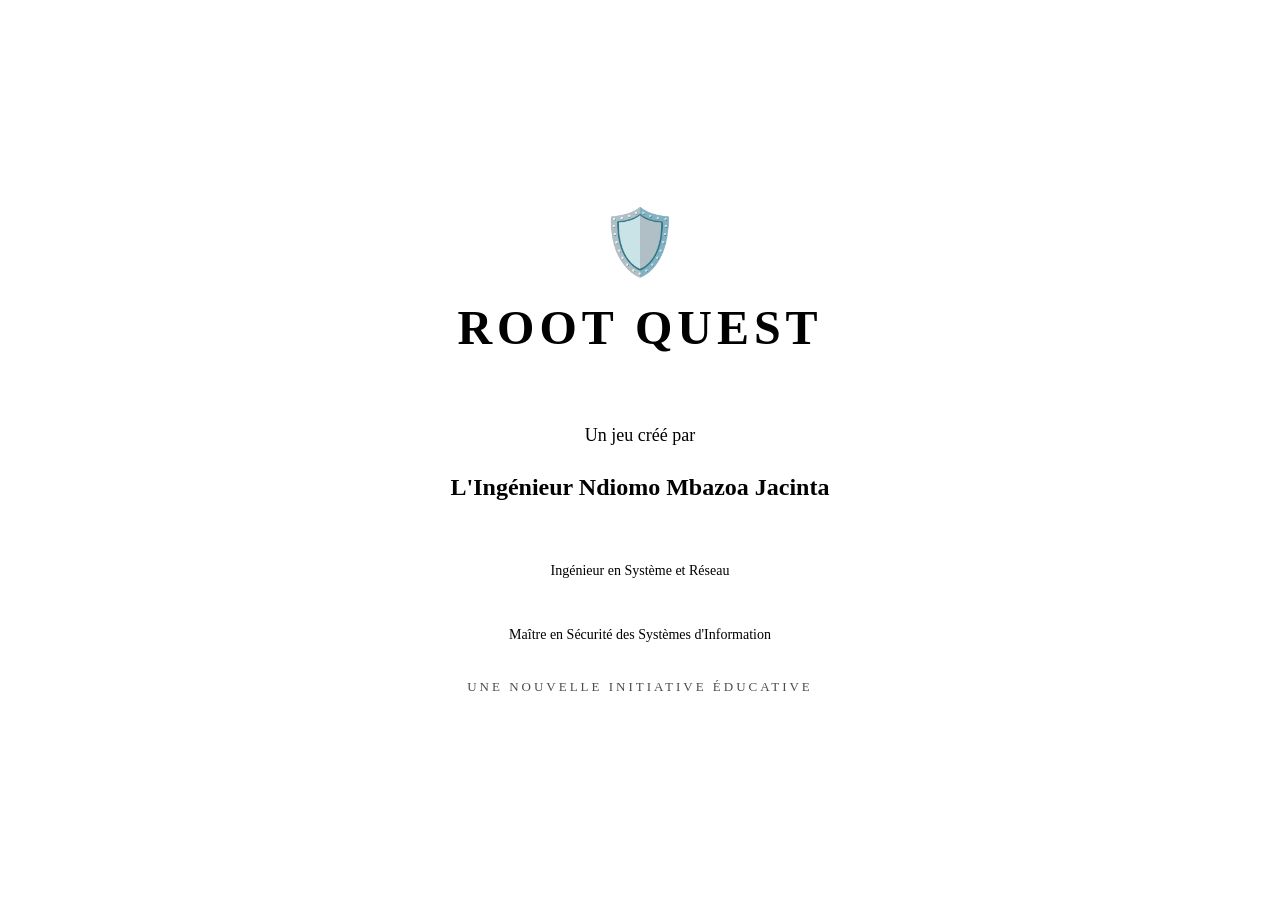
<file: index.html>
<!DOCTYPE html>
<html lang="fr">
<head>
    <meta charset="UTF-8">
    <meta name="viewport" content="width=device-width, initial-scale=1.0">
    <title>Root Quest</title>
    <link rel="stylesheet" href="css/style.css">
    <link href="https://fonts.googleapis.com/css2?family=Orbitron:wght@400;700;900&family=Rajdhani:wght@400;600;700&display=swap" rel="stylesheet">
<base target="_blank">
</head>
<body>

<!-- ==================== ÉCRAN 1 : CRÉDIT CRÉATEUR ==================== -->
<div id="screen-creator" class="fullscreen-screen active">
    <div class="creator-content">
        <div class="creator-icon">🛡️</div>
        <div class="creator-title">ROOT QUEST</div>
        <div class="creator-line"></div>
        <div class="creator-text">
            Un jeu créé par<br>
            <span class="creator-name">L'Ingénieur Ndiomo Mbazoa Jacinta</span><br>
            <span class="creator-degree">Ingénieur en Système et Réseau</span><br>
            <span class="creator-degree">Maître en Sécurité des Systèmes d'Information</span>
        </div>
        <div class="creator-sub">Une nouvelle initiative éducative</div>
    </div>
</div>

<!-- ==================== ÉCRAN 2 : CHOIX DU NOM ==================== -->
<div id="screen-name" class="fullscreen-screen">
    <div class="screen-content">
        <div class="screen-icon">👤</div>
        <h2>Bienvenue, Agent</h2>
        <p class="screen-desc">L'O.S.I.R.I.S. a besoin de vous. Mais d'abord, qui êtes-vous ?</p>
        <div class="name-form">
            <input type="text" id="agent-name-input" placeholder="Votre nom d'agent (ex: Sarah, Jean, Alex...)" maxlength="20">
            <div class="gender-choices">
                <button class="gender-btn" onclick="selectGender('M')" id="btn-m">👨 Homme</button>
                <button class="gender-btn" onclick="selectGender('F')" id="btn-f">👩 Femme</button>
                <button class="gender-btn" onclick="selectGender('N')" id="btn-n">🎭 Neutre</button>
            </div>
            <button class="screen-btn" onclick="goToTheme()">Continuer ➜</button>
        </div>
    </div>
</div>

<!-- ==================== ÉCRAN 3 : CHOIX DU THÈME ==================== -->
<div id="screen-theme" class="fullscreen-screen">
    <div class="screen-content">
        <div class="screen-icon">🎨</div>
        <h2>Choisissez Votre Univers</h2>
        <p class="screen-desc">Comment voulez-vous voir le terminal ?</p>
        <div class="themes-grid-big">
            <div class="theme-card" onclick="setTheme('hacker')">
                <div class="theme-preview-box" style="background:#000; border-color:#00ff41;">
                    <div style="color:#00ff41; font-family:monospace; font-size:10px;">$ ls<br><span style="color:#aaa;">fichiers</span></div>
                </div>
                <span class="theme-name">Hacker Classic</span>
                <span class="theme-desc">Le terminal Linux authentique</span>
            </div>
            <div class="theme-card" onclick="setTheme('cyberpunk')">
                <div class="theme-preview-box" style="background:#0a0a1a; border-color:#ff00ff;">
                    <div style="color:#00ffff; font-family:monospace; font-size:10px;">$ ls<br><span style="color:#aaaaff;">fichiers</span></div>
                </div>
                <span class="theme-name">Cyberpunk Neon</span>
                <span class="theme-desc">Futuriste et immersif</span>
            </div>
            <div class="theme-card" onclick="setTheme('pro')">
                <div class="theme-preview-box" style="background:#1a1a2e; border-color:#4a9eff;">
                    <div style="color:#4a9eff; font-family:monospace; font-size:10px;">$ ls<br><span style="color:#a0a0c0;">fichiers</span></div>
                </div>
                <span class="theme-name">Terminal Pro</span>
                <span class="theme-desc">Sobre et professionnel</span>
            </div>
            <div class="theme-card" onclick="setTheme('solarized')">
                <div class="theme-preview-box" style="background:#002b36; border-color:#b58900;">
                    <div style="color:#2aa198; font-family:monospace; font-size:10px;">$ ls<br><span style="color:#839496;">fichiers</span></div>
                </div>
                <span class="theme-name">Solarized Dark</span>
                <span class="theme-desc">Reposant pour les yeux</span>
            </div>
            <div class="theme-card" onclick="setTheme('light')">
                <div class="theme-preview-box" style="background:#f5f5f5; border-color:#333;">
                    <div style="color:#0066cc; font-family:monospace; font-size:10px;">$ ls<br><span style="color:#666;">fichiers</span></div>
                </div>
                <span class="theme-name">Light Mode</span>
                <span class="theme-desc">Accessibilité maximale</span>
            </div>
        </div>
    </div>
</div>

<!-- ==================== ÉCRAN 4 : CINÉMATIQUE ==================== -->
<div id="screen-story" class="fullscreen-screen">
    <div class="cinematic-container">
        <div class="cinematic-date">21 AOÛT 2026 — 03:14 AM</div>
        <div class="cinematic-text" id="story-text"></div>
        <button class="screen-btn skip-btn" onclick="skipStory()">Passer l'intro ⏭</button>
    </div>
</div>

<!-- ==================== ÉCRAN 5 : CARTE SYSTÈME LINUX ==================== -->
<div id="screen-filesystem" class="fullscreen-screen">
    <div class="screen-content wide scrollable">
        <div class="screen-icon">🗺️</div>
        <h2>Carte du Système O.S.I.R.I.S.</h2>
        <p class="screen-desc">Avant de partir en mission, connaissez votre terrain. En Linux, tout est fichier.</p>

        <div class="fs-grid">
            <div class="fs-item">
                <div class="fs-icon">🏛️</div>
                <div class="fs-path">/</div>
                <div class="fs-name">Le Sanctuaire</div>
                <div class="fs-desc">Le point de départ absolu. Tout part d'ici.</div>
            </div>
            <div class="fs-item">
                <div class="fs-icon">🏠</div>
                <div class="fs-path">/home</div>
                <div class="fs-name">Quartiers Résidentiels</div>
                <div class="fs-desc">Votre territoire personnel. Vos fichiers, vos configs.</div>
            </div>
            <div class="fs-item">
                <div class="fs-icon">⚙️</div>
                <div class="fs-path">/etc</div>
                <div class="fs-name">Centre de Commande</div>
                <div class="fs-desc">Configurations système, mots de passe, réseau.</div>
            </div>
            <div class="fs-item">
                <div class="fs-icon">📜</div>
                <div class="fs-path">/var</div>
                <div class="fs-name">Archives Vivantes</div>
                <div class="fs-desc">Logs, mails, bases de données. Ils grandissent sans cesse.</div>
            </div>
            <div class="fs-item">
                <div class="fs-icon">🗑️</div>
                <div class="fs-path">/tmp</div>
                <div class="fs-name">Zone Éphémère</div>
                <div class="fs-desc">Fichiers temporaires. Tout disparaît au redémarrage.</div>
            </div>
            <div class="fs-item">
                <div class="fs-icon">🧰</div>
                <div class="fs-path">/usr</div>
                <div class="fs-name">L'Arsenal</div>
                <div class="fs-desc">Programmes installés, documentation, outils.</div>
            </div>
            <div class="fs-item">
                <div class="fs-icon">⚔️</div>
                <div class="fs-path">/bin</div>
                <div class="fs-name">Armurerie de Base</div>
                <div class="fs-desc">Commandes essentielles disponibles pour tous.</div>
            </div>
            <div class="fs-item">
                <div class="fs-icon">🛡️</div>
                <div class="fs-path">/sbin</div>
                <div class="fs-name">Armurerie d'Élite</div>
                <div class="fs-desc">Commandes d'administration. Réservées au root.</div>
            </div>
            <div class="fs-item">
                <div class="fs-icon">🔌</div>
                <div class="fs-path">/dev</div>
                <div class="fs-name">Matrice Matérielle</div>
                <div class="fs-desc">Périphériques = fichiers. Disques, terminaux, ports.</div>
            </div>
            <div class="fs-item">
                <div class="fs-icon">🧬</div>
                <div class="fs-path">/proc</div>
                <div class="fs-name">ADN du Système</div>
                <div class="fs-desc">Fichiers virtuels. État du noyau en temps réel.</div>
            </div>
            <div class="fs-item">
                <div class="fs-icon">🚀</div>
                <div class="fs-path">/boot</div>
                <div class="fs-name">Sas de Lancement</div>
                <div class="fs-desc">Fichiers nécessaires au démarrage du système.</div>
            </div>
            <div class="fs-item">
                <div class="fs-icon">📦</div>
                <div class="fs-path">/opt</div>
                <div class="fs-name">Le Hangar</div>
                <div class="fs-desc">Logiciels optionnels et tiers.</div>
            </div>
        </div>

        <button class="screen-btn" onclick="goToHome()">J'ai mémorisé la carte ➜</button>
    </div>
</div>

<!-- ==================== ÉCRAN 6 : PAGE D'ACCUEIL ==================== -->
<div id="screen-home" class="fullscreen-screen">
    <div class="bg-grid"></div>
    <div class="bg-glow"></div>

    <header class="main-header">
        <div class="logo">
            <span class="logo-icon">🛡️</span>
            <span class="logo-text">ROOT QUEST</span>
        </div>
        <div class="agent-display" id="agent-display"></div>
    </header>

    <main class="hero">
        <div class="hero-content">
            <div class="hero-badge">🎮 JEU ÉDUCATIF LINUX</div>
            <h1 class="hero-title">
                Apprends Linux<br>
                <span class="highlight">en sauvant le monde</span>
            </h1>
            <p class="hero-subtitle">
                Un terminal. Une mission. Une commande à la fois.<br>
                De débutant complet à SysAdmin expert — sans t'en rendre compte.
            </p>
            <div class="hero-stats">
                <div class="stat"><span class="stat-number">7</span><span class="stat-label">Mondes</span></div>
                <div class="stat"><span class="stat-number">89</span><span class="stat-label">Niveaux</span></div>
                <div class="stat"><span class="stat-number">20+</span><span class="stat-label">Semaines</span></div>
            </div>
            <button class="btn-primary" onclick="startGame()">🚀 Commencer la mission</button>
        </div>
        <div class="hero-terminal">
            <div class="terminal-window">
                <div class="terminal-header">
                    <span class="terminal-btn red"></span>
                    <span class="terminal-btn yellow"></span>
                    <span class="terminal-btn green"></span>
                    <span class="terminal-title">agent@osiris:~$</span>
                </div>
                <div class="terminal-body">
                    <div class="line"><span class="prompt">$</span> <span class="cmd">ls</span></div>
                    <div class="line output">missions  preuves  virus.log</div>
                    <div class="line"><span class="prompt">$</span> <span class="cmd">cat virus.log</span></div>
                    <div class="line output alert">⚠️  INTRUSION DÉTECTÉE</div>
                    <div class="line"><span class="prompt">$</span> <span class="cursor">_</span></div>
                </div>
            </div>
        </div>
    </main>
</div>

<script>
// ============ VARIABLES GLOBALES ============
let agentName = "Agent";
let agentGender = "N";
let selectedTheme = "cyberpunk";

// ============ ÉCRAN 1 : CRÉDIT ============
setTimeout(() => {
    document.getElementById('screen-creator').classList.add('fade-out');
    setTimeout(() => {
        document.getElementById('screen-creator').classList.remove('active');
        document.getElementById('screen-name').classList.add('active');
    }, 1000);
}, 5000);

// ============ ÉCRAN 2 : NOM ============
function selectGender(g) {
    agentGender = g;
    document.querySelectorAll('.gender-btn').forEach(b => b.classList.remove('selected'));
    document.getElementById('btn-' + g.toLowerCase()).classList.add('selected');
}

function goToTheme() {
    const name = document.getElementById('agent-name-input').value.trim();
    if (name) agentName = name;
    if (!agentGender) { alert("Veuillez choisir un genre."); return; }

    document.getElementById('screen-name').classList.remove('active');
    document.getElementById('screen-theme').classList.add('active');
}

// ============ ÉCRAN 3 : THÈME ============
function setTheme(theme) {
    selectedTheme = theme;
    document.documentElement.setAttribute('data-theme', theme);
    localStorage.setItem('rootquest-theme', theme);
    localStorage.setItem('rootquest-name', agentName);
    localStorage.setItem('rootquest-gender', agentGender);

    document.getElementById('screen-theme').classList.remove('active');
    document.getElementById('screen-story').classList.add('active');
    startStory();
}

// ============ ÉCRAN 4 : CINÉMATIQUE ============
const storyLines = [
    "21 AOÛT 2026. 03:14 AM.",
    "Les serveurs secrets de l'État viennent d'être infiltrés.",
    "Système d'exploitation : SE Linux Ubuntu.",
    "Niveau de menace : CRITIQUE.",
    "Le virus 'Glitch Éternel' s'est propagé dans l'infrastructure.",
    "Les données classifiées sont compromises.",
    "L'armée du Cyberespace est débordée.",
    "",
    "Seule l'O.S.I.R.I.S. peut agir.",
    "Organisation des Systèmes Informatiques",
    "de Renseignement et d'Investigation Sécurisée.",
    "",
    "Vous, " + agentName + ", êtes notre dernier espoir.",
    "Vous ne connaissez pas encore Linux.",
    "Mais vous allez apprendre.",
    "Une commande à la fois.",
    "Une mission à la fois.",
    "",
    "Le monde compte sur vous, agent.",
    "",
    "Bienvenue dans Root Quest."
];

function startStory() {
    const container = document.getElementById('story-text');
    container.innerHTML = '';
    let i = 0;

    function typeLine() {
        if (i >= storyLines.length) {
            setTimeout(() => goToFilesystem(), 2000);
            return;
        }
        const div = document.createElement('div');
        div.className = 'story-line';
        div.textContent = storyLines[i];
        container.appendChild(div);
        container.scrollTop = container.scrollHeight;
        i++;
        setTimeout(typeLine, 800);
    }
    typeLine();
}

function skipStory() {
    goToFilesystem();
}

function goToFilesystem() {
    document.getElementById('screen-story').classList.remove('active');
    document.getElementById('screen-filesystem').classList.add('active');
}

// ============ ÉCRAN 5 : CARTE SYSTÈME ============
function goToHome() {
    document.getElementById('screen-filesystem').classList.remove('active');
    document.getElementById('screen-home').classList.add('active');
    document.getElementById('agent-display').textContent = `👤 ${agentName}`;
}

// ============ ÉCRAN 6 : ACCUEIL ============
function startGame() {
    window.location.href = 'game.html';
}

// Restore theme if already set
const savedTheme = localStorage.getItem('rootquest-theme');
if (savedTheme) {
    document.documentElement.setAttribute('data-theme', savedTheme);
}
</script>

</body>
</html>
</file>
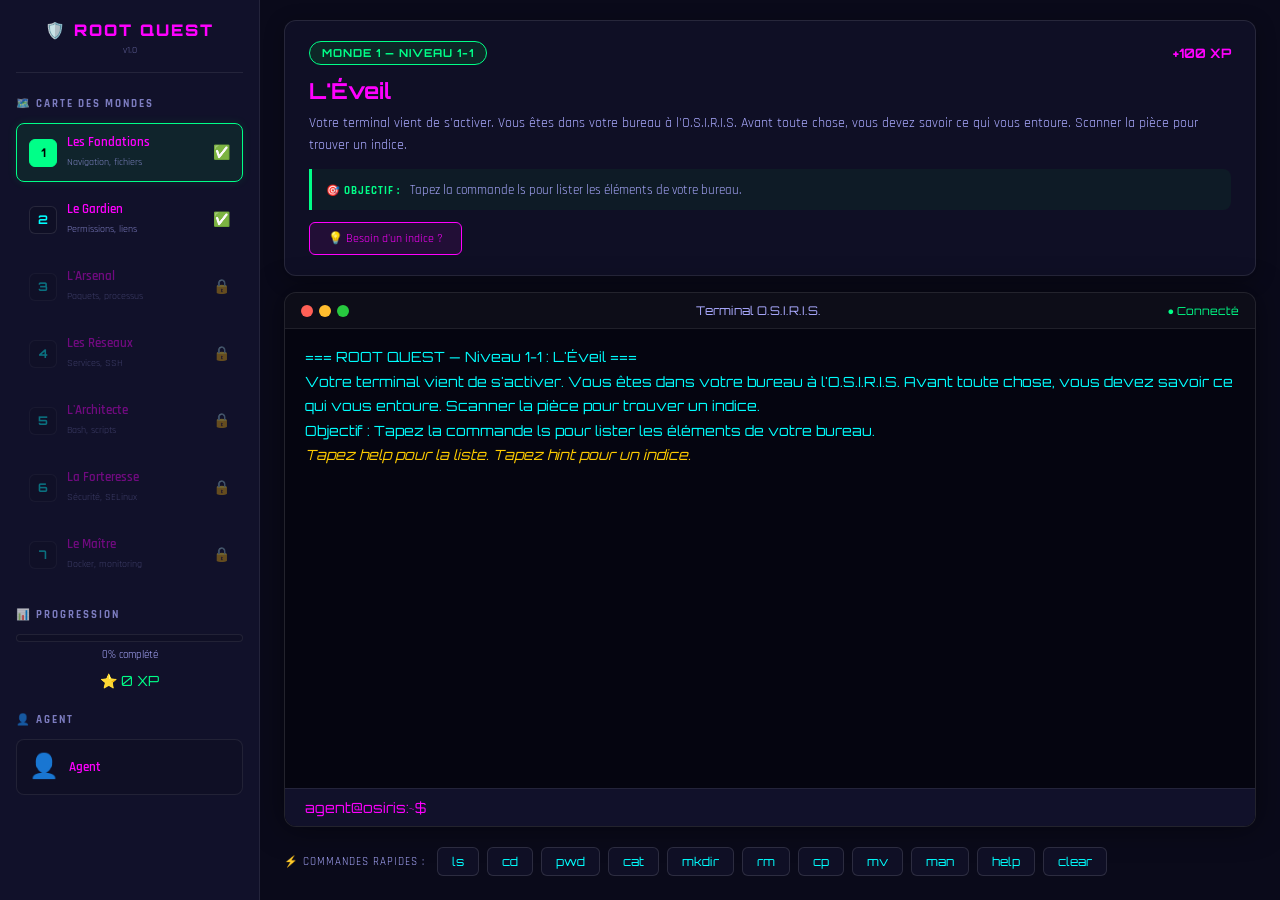
<file: game.html>
<!DOCTYPE html>
<html lang="fr">
<head>
    <meta charset="UTF-8">
    <meta name="viewport" content="width=device-width, initial-scale=1.0">
    <title>Root Quest - Terminal</title>
    <link rel="stylesheet" href="css/style.css">
    <link rel="stylesheet" href="css/terminal.css">
    <link href="https://fonts.googleapis.com/css2?family=Orbitron:wght@400;700;900&family=Rajdhani:wght@400;600;700&family=Fira+Code:wght@400;500&display=swap" rel="stylesheet">
<base target="_blank">
</head>
<body class="game-body">

<div class="game-layout">

    <!-- ===== SIDEBAR GAUCHE : CARTE DES MONDES ===== -->
    <aside class="worlds-sidebar">
        <div class="sidebar-header">
            <div class="sidebar-logo">🛡️ ROOT QUEST</div>
            <div class="sidebar-version">v1.0</div>
        </div>

        <div class="sidebar-section">
            <div class="sidebar-title">🗺️ CARTE DES MONDES</div>
            <div class="worlds-list" id="worlds-list">
                <!-- Généré par JS -->
            </div>
        </div>

        <div class="sidebar-section">
            <div class="sidebar-title">📊 PROGRESSION</div>
            <div class="progress-box">
                <div class="progress-bar-bg">
                    <div class="progress-bar-fill" id="progress-fill"></div>
                </div>
                <div class="progress-text" id="progress-text">0% complété</div>
            </div>
            <div class="xp-display" id="sidebar-xp">⭐ 0 XP</div>
        </div>

        <div class="sidebar-section">
            <div class="sidebar-title">👤 AGENT</div>
            <div class="agent-card" id="sidebar-agent">
                <div class="agent-avatar">👤</div>
                <div class="agent-name">Agent</div>
            </div>
        </div>
    </aside>

    <!-- ===== ZONE PRINCIPALE ===== -->
    <main class="main-area">

        <!-- Header de mission -->
        <div class="mission-card">
            <div class="mission-card-header">
                <div class="mission-badge" id="mission-badge">MONDE 1 — NIVEAU 1-1</div>
                <div class="mission-xp-badge" id="mission-xp-badge">+100 XP</div>
            </div>
            <h2 class="mission-card-title" id="mission-card-title">L'Éveil</h2>
            <p class="mission-card-story" id="mission-card-story">Chargement...</p>
            <div class="mission-card-objective">
                <span class="objective-label">🎯 OBJECTIF :</span>
                <span class="objective-text" id="mission-card-objective">...</span>
            </div>
            <button class="hint-btn-card" onclick="showHintOverlay()">💡 Besoin d'un indice ?</button>
        </div>

        <!-- Terminal -->
        <div class="terminal-wrapper">
            <div class="terminal-header-bar">
                <span class="terminal-dots">
                    <span class="t-dot red"></span>
                    <span class="t-dot yellow"></span>
                    <span class="t-dot green"></span>
                </span>
                <span class="terminal-title-bar">Terminal O.S.I.R.I.S.</span>
                <span class="terminal-status">● Connecté</span>
            </div>
            <div class="terminal-body-area">
                <div class="terminal-history" id="terminal-history"></div>
                <div class="terminal-input-area">
                    <span class="terminal-prompt" id="terminal-prompt">agent@osiris:~$</span>
                    <input type="text" id="terminal-input" autocomplete="off" spellcheck="false" autofocus>
                </div>
            </div>
        </div>

        <!-- Boutons de commandes rapides -->
        <div class="quick-cmds">
            <span class="quick-label">⚡ Commandes rapides :</span>
            <button class="quick-btn" onclick="injectCmd('ls')">ls</button>
            <button class="quick-btn" onclick="injectCmd('cd')">cd</button>
            <button class="quick-btn" onclick="injectCmd('pwd')">pwd</button>
            <button class="quick-btn" onclick="injectCmd('cat')">cat</button>
            <button class="quick-btn" onclick="injectCmd('mkdir')">mkdir</button>
            <button class="quick-btn" onclick="injectCmd('rm')">rm</button>
            <button class="quick-btn" onclick="injectCmd('cp')">cp</button>
            <button class="quick-btn" onclick="injectCmd('mv')">mv</button>
            <button class="quick-btn" onclick="injectCmd('man')">man</button>
            <button class="quick-btn" onclick="injectCmd('help')">help</button>
            <button class="quick-btn" onclick="injectCmd('clear')">clear</button>
        </div>

    </main>

</div>

<!-- OVERLAY INDICES -->
<div class="hint-overlay" id="hint-overlay" onclick="hideHintOverlay(event)">
    <div class="hint-box" onclick="event.stopPropagation()">
        <h3>💡 Indices disponibles</h3>
        <div id="hint-list"></div>
        <button class="screen-btn" onclick="hideHintOverlay()">Fermer</button>
    </div>
</div>

<!-- OVERLAY VICTOIRE -->
<div class="victory-overlay" id="victory-overlay">
    <div class="victory-box">
        <div class="victory-icon">🎉</div>
        <h2 id="victory-title">Niveau terminé !</h2>
        <p id="victory-message">Mission accomplie.</p>
        <div class="xp-earned" id="victory-xp">+0 XP</div>
        <button class="screen-btn" id="victory-next" onclick="nextLevel()">Niveau suivant ➜</button>
    </div>
</div>

<script src="js/levels-data.js"></script>
<script src="js/game-engine.js"></script>

</body>
</html>
</file>
<file: css/style.css>
/* ============================================
   ROOT QUEST - STYLES COMPLETS
   ============================================ */

/* ---- 5 THEMES ---- */
:root[data-theme="hacker"] {
  --bg-primary: #0a0a0a; --bg-secondary: #111111; --bg-card: #0d0d0d;
  --bg-terminal: #000000; --text-primary: #00ff41; --text-secondary: #aaaaaa;
  --text-command: #ffffff; --accent: #00ff41; --accent-secondary: #ffcc00;
  --danger: #ff4444; --info: #00ccff; --success: #00ff41; --border: #00ff41;
  --font-main: 'Courier New', monospace; --font-ui: 'Segoe UI', sans-serif;
  --glow: 0 0 20px rgba(0,255,65,0.3);
}
:root[data-theme="cyberpunk"] {
  --bg-primary: #0a0a1a; --bg-secondary: #11112a; --bg-card: #0f0f25;
  --bg-terminal: #050510; --text-primary: #00ffff; --text-secondary: #aaaaff;
  --text-command: #ff00ff; --accent: #ff00ff; --accent-secondary: #ffcc00;
  --danger: #ff3366; --info: #00ffff; --success: #00ff88; --border: #ff00ff;
  --font-main: 'Orbitron', 'Courier New', monospace; --font-ui: 'Rajdhani', sans-serif;
  --glow: 0 0 25px rgba(255,0,255,0.4);
}
:root[data-theme="pro"] {
  --bg-primary: #1a1a2e; --bg-secondary: #22223e; --bg-card: #1e1e3a;
  --bg-terminal: #16162a; --text-primary: #4a9eff; --text-secondary: #a0a0c0;
  --text-command: #e0e0e0; --accent: #4a9eff; --accent-secondary: #ffaa44;
  --danger: #ff6b6b; --info: #4ecdc4; --success: #44aa44; --border: #4a9eff;
  --font-main: 'Fira Code', monospace; --font-ui: 'Inter', sans-serif;
  --glow: 0 0 15px rgba(74,158,255,0.2);
}
:root[data-theme="solarized"] {
  --bg-primary: #002b36; --bg-secondary: #073642; --bg-card: #083e4b;
  --bg-terminal: #00222b; --text-primary: #2aa198; --text-secondary: #839496;
  --text-command: #fdf6e3; --accent: #b58900; --accent-secondary: #cb4b16;
  --danger: #dc322f; --info: #268bd2; --success: #859900; --border: #b58900;
  --font-main: 'Source Code Pro', monospace; --font-ui: 'Open Sans', sans-serif;
  --glow: 0 0 15px rgba(181,137,0,0.2);
}
:root[data-theme="light"] {
  --bg-primary: #f5f5f5; --bg-secondary: #eeeeee; --bg-card: #ffffff;
  --bg-terminal: #ffffff; --text-primary: #0066cc; --text-secondary: #666666;
  --text-command: #333333; --accent: #0066cc; --accent-secondary: #ff6600;
  --danger: #cc0000; --info: #0099cc; --success: #228822; --border: #cccccc;
  --font-main: 'Courier New', monospace; --font-ui: 'Segoe UI', sans-serif;
  --glow: 0 2px 10px rgba(0,0,0,0.1);
}

* { margin: 0; padding: 0; box-sizing: border-box; }

body {
  background: var(--bg-primary);
  color: var(--text-secondary);
  font-family: var(--font-ui);
  min-height: 100vh;
  overflow-x: hidden;
}

/* ============================================
   ÉCRANS PLEIN ÉCRAN
   ============================================ */
.fullscreen-screen {
  position: fixed; top: 0; left: 0; width: 100%; height: 100%;
  display: none;
  background: var(--bg-primary); z-index: 10;
  overflow-y: auto;
}
.fullscreen-screen.active { display: flex; align-items: center; justify-content: center; }

/* Pour les écrans avec beaucoup de contenu */
.fullscreen-screen.scroll-active {
  align-items: flex-start;
  padding-top: 30px;
  padding-bottom: 30px;
}

/* ---- ÉCRAN 1 : CRÉDIT ---- */
#screen-creator { transition: opacity 1s; display: flex; align-items: center; justify-content: center; }
#screen-creator.fade-out { opacity: 0; }
.creator-content {
  text-align: center; animation: fade-in-up 1s ease-out;
}
@keyframes fade-in-up {
  from { opacity: 0; transform: translateY(30px); }
  to { opacity: 1; transform: translateY(0); }
}
.creator-icon { font-size: 64px; margin-bottom: 20px; }
.creator-title {
  font-family: var(--font-main); font-size: 48px; font-weight: 900;
  color: var(--accent); text-shadow: 0 0 30px var(--accent);
  letter-spacing: 5px; margin-bottom: 30px;
}
.creator-line {
  width: 200px; height: 2px;
  background: linear-gradient(90deg, transparent, var(--accent), transparent);
  margin: 0 auto 30px;
}
.creator-text {
  font-size: 18px; line-height: 2; color: var(--text-secondary);
}
.creator-name {
  font-size: 24px; font-weight: 700; color: var(--text-command);
  display: block; margin: 10px 0;
}
.creator-degree {
  font-size: 14px; color: var(--text-primary); display: block;
}
.creator-sub {
  margin-top: 30px; font-size: 13px; color: var(--text-secondary);
  letter-spacing: 3px; text-transform: uppercase; opacity: 0.7;
}

/* ---- ÉCRANS 2-5 : CONTENU CENTRÉ ---- */
.screen-content {
  text-align: center; max-width: 600px; padding: 40px 20px;
  animation: fade-in-up 0.8s ease-out;
}
.screen-content.wide { max-width: 1000px; }
.screen-content.scrollable {
  max-height: 95vh;
  overflow-y: auto;
  padding: 30px 20px;
}
.screen-icon { font-size: 48px; margin-bottom: 15px; }
.screen-content h2 {
  font-family: var(--font-main); font-size: 32px; color: var(--text-command);
  margin-bottom: 15px;
}
.screen-desc {
  font-size: 16px; color: var(--text-secondary); line-height: 1.7;
  margin-bottom: 30px;
}
.screen-btn {
  background: linear-gradient(135deg, var(--accent), var(--accent-secondary));
  border: none; padding: 15px 40px; border-radius: 8px;
  color: #fff; font-family: var(--font-ui); font-weight: 700; font-size: 16px;
  cursor: pointer; margin-top: 20px; transition: all 0.3s;
  box-shadow: var(--glow);
}
.screen-btn:hover { transform: translateY(-3px); box-shadow: 0 10px 30px rgba(255,0,255,0.4); }
.skip-btn {
  position: fixed; bottom: 40px; right: 40px;
  padding: 10px 20px; font-size: 13px; margin: 0;
  background: rgba(255,255,255,0.05); border: 1px solid var(--border);
}

/* ---- ÉCRAN 2 : NOM ---- */
.name-form { max-width: 400px; margin: 0 auto; }
.name-form input {
  width: 100%; padding: 15px 20px; border-radius: 8px;
  background: var(--bg-card); border: 2px solid rgba(255,0,255,0.2);
  color: var(--text-command); font-family: var(--font-ui); font-size: 16px;
  outline: none; margin-bottom: 20px; text-align: center;
}
.name-form input:focus { border-color: var(--accent); }
.gender-choices { display: flex; gap: 10px; justify-content: center; margin-bottom: 20px; }
.gender-btn {
  padding: 12px 25px; border-radius: 8px; border: 2px solid rgba(255,0,255,0.2);
  background: var(--bg-card); color: var(--text-secondary);
  font-family: var(--font-ui); font-size: 14px; cursor: pointer;
  transition: all 0.3s;
}
.gender-btn:hover { border-color: var(--accent); color: var(--accent); }
.gender-btn.selected {
  border-color: var(--accent); background: rgba(255,0,255,0.1);
  color: var(--accent);
}

/* ---- ÉCRAN 3 : THÈMES ---- */
.themes-grid-big {
  display: grid; grid-template-columns: repeat(auto-fit, minmax(160px, 1fr));
  gap: 20px; max-width: 900px; margin: 0 auto;
}
.theme-card {
  background: var(--bg-card); border: 2px solid rgba(255,0,255,0.1);
  border-radius: 12px; padding: 20px; cursor: pointer;
  transition: all 0.3s;
}
.theme-card:hover {
  border-color: var(--accent); transform: translateY(-5px);
  box-shadow: var(--glow);
}
.theme-preview-box {
  height: 80px; border-radius: 8px; border: 2px solid;
  display: flex; align-items: center; justify-content: center;
  margin-bottom: 12px;
}
.theme-name { display: block; font-weight: 700; color: var(--text-command); font-size: 14px; }
.theme-desc { display: block; font-size: 11px; color: var(--text-secondary); margin-top: 4px; }

/* ---- ÉCRAN 4 : CINÉMATIQUE ---- */
.cinematic-container {
  max-width: 700px; padding: 40px; text-align: center;
  position: relative;
}
.cinematic-date {
  font-family: var(--font-main); font-size: 14px; color: var(--danger);
  letter-spacing: 3px; margin-bottom: 30px; text-shadow: 0 0 10px var(--danger);
}
.cinematic-text {
  font-family: var(--font-main); font-size: 18px; line-height: 2.2;
  color: var(--text-command); min-height: 300px;
}
.story-line {
  animation: type-in 0.5s ease-out;
  margin-bottom: 8px;
}
@keyframes type-in {
  from { opacity: 0; transform: translateX(-10px); }
  to { opacity: 1; transform: translateX(0); }
}

/* ---- ÉCRAN 5 : CARTE SYSTÈME ---- */
.fs-grid {
  display: grid; grid-template-columns: repeat(auto-fit, minmax(220px, 1fr));
  gap: 15px; margin: 30px 0; text-align: left;
}
.fs-item {
  background: var(--bg-card); border: 1px solid rgba(255,0,255,0.1);
  border-radius: 10px; padding: 15px; transition: all 0.3s;
}
.fs-item:hover { border-color: var(--accent); transform: translateY(-3px); }
.fs-icon { font-size: 28px; margin-bottom: 8px; }
.fs-path {
  font-family: var(--font-main); font-size: 14px; color: var(--accent);
  font-weight: 700;
}
.fs-name { font-size: 13px; font-weight: 700; color: var(--text-command); margin: 4px 0; }
.fs-desc { font-size: 11px; color: var(--text-secondary); line-height: 1.5; }

/* ============================================
   ÉCRAN 6 : PAGE D'ACCUEIL
   ============================================ */
.bg-grid {
  position: fixed; top: 0; left: 0; width: 100%; height: 100%;
  background-image: linear-gradient(rgba(128,128,128,0.03) 1px, transparent 1px),
    linear-gradient(90deg, rgba(128,128,128,0.03) 1px, transparent 1px);
  background-size: 50px 50px; pointer-events: none; z-index: 0;
}
.bg-glow {
  position: fixed; top: -50%; left: -50%; width: 200%; height: 200%;
  background: radial-gradient(circle at 50% 50%, rgba(255,0,255,0.03) 0%, transparent 50%);
  pointer-events: none; z-index: 0; animation: pulse-glow 8s ease-in-out infinite;
}
@keyframes pulse-glow {
  0%, 100% { opacity: 0.5; transform: scale(1); }
  50% { opacity: 1; transform: scale(1.1); }
}

.main-header {
  position: fixed; top: 0; left: 0; right: 0;
  display: flex; justify-content: space-between; align-items: center;
  padding: 15px 40px; z-index: 100;
  background: rgba(10,10,26,0.9); backdrop-filter: blur(10px);
  border-bottom: 1px solid rgba(255,0,255,0.2);
}
.logo { display: flex; align-items: center; gap: 10px; }
.logo-icon { font-size: 28px; }
.logo-text {
  font-family: var(--font-main); font-size: 22px; font-weight: 900;
  color: var(--accent); text-shadow: 0 0 15px var(--accent); letter-spacing: 3px;
}
.agent-display { font-size: 14px; color: var(--text-primary); }

.hero {
  display: flex; align-items: center; justify-content: space-between;
  min-height: 100vh; padding: 120px 60px 60px; gap: 60px;
  position: relative; z-index: 1;
}
.hero-content { flex: 1; max-width: 600px; }
.hero-badge {
  display: inline-block; padding: 6px 16px; border-radius: 20px;
  background: rgba(255,0,255,0.1); border: 1px solid var(--accent);
  color: var(--accent); font-size: 12px; font-weight: 700;
  letter-spacing: 2px; margin-bottom: 25px;
}
.hero-title {
  font-family: var(--font-main); font-size: 52px; font-weight: 900;
  color: var(--text-command); line-height: 1.2; margin-bottom: 20px;
}
.hero-title .highlight {
  background: linear-gradient(135deg, var(--accent), var(--accent-secondary));
  -webkit-background-clip: text; -webkit-text-fill-color: transparent;
}
.hero-subtitle {
  font-size: 18px; line-height: 1.7; color: var(--text-secondary);
  margin-bottom: 35px;
}
.hero-stats { display: flex; gap: 40px; margin-bottom: 40px; }
.stat { text-align: center; }
.stat-number {
  font-family: var(--font-main); font-size: 36px; font-weight: 900;
  color: var(--accent); display: block;
}
.stat-label { font-size: 12px; color: var(--text-secondary); letter-spacing: 2px; text-transform: uppercase; }
.btn-primary {
  background: linear-gradient(135deg, var(--accent), var(--accent-secondary));
  border: none; padding: 15px 35px; border-radius: 8px;
  color: #fff; font-family: var(--font-ui); font-weight: 700; font-size: 16px;
  cursor: pointer; box-shadow: var(--glow); transition: all 0.3s;
}
.btn-primary:hover { transform: translateY(-3px); box-shadow: 0 10px 30px rgba(255,0,255,0.4); }

.hero-terminal { flex: 1; max-width: 550px; }
.terminal-window {
  background: var(--bg-terminal); border: 2px solid var(--accent);
  border-radius: 12px; overflow: hidden; box-shadow: var(--glow);
}
.terminal-header {
  background: rgba(255,255,255,0.03); padding: 12px 15px;
  display: flex; align-items: center; gap: 8px;
  border-bottom: 1px solid rgba(255,0,255,0.2);
}
.terminal-btn {
  width: 12px; height: 12px; border-radius: 50%; display: inline-block;
}
.terminal-btn.red { background: #ff5f56; }
.terminal-btn.yellow { background: #ffbd2e; }
.terminal-btn.green { background: #27c93f; }
.terminal-title {
  margin-left: 10px; font-family: var(--font-main); font-size: 12px;
  color: var(--text-secondary);
}
.terminal-body {
  padding: 20px; font-family: var(--font-main); font-size: 14px;
  line-height: 1.8; color: var(--text-secondary);
  min-height: 200px;
}
.terminal-body .line { margin-bottom: 4px; }
.terminal-body .prompt { color: var(--accent); margin-right: 8px; }
.terminal-body .cmd { color: var(--text-command); }
.terminal-body .output { color: var(--text-secondary); padding-left: 20px; }
.terminal-body .output.alert { color: var(--danger); }
.terminal-body .cursor {
  display: inline-block; width: 8px; height: 16px;
  background: var(--accent); animation: blink 1s step-end infinite;
  vertical-align: middle;
}
@keyframes blink { 50% { opacity: 0; } }

/* Responsive */
@media (max-width: 900px) {
  .hero { flex-direction: column; padding: 100px 20px 40px; }
  .hero-terminal { max-width: 100%; }
  .hero-title { font-size: 36px; }
  .main-header { padding: 15px 20px; }
}
</file>
<file: css/terminal.css>
/* ============================================
   ROOT QUEST - TERMINAL STYLE NÉON
   Inspiré du design cyberpunk
   ============================================ */

.game-body {
  background: var(--bg-primary);
  color: var(--text-secondary);
  font-family: var(--font-ui);
  height: 100vh;
  overflow: hidden;
  margin: 0;
}

/* ===== LAYOUT PRINCIPAL ===== */
.game-layout {
  display: flex;
  height: 100vh;
  width: 100vw;
}

/* ===== SIDEBAR GAUCHE ===== */
.worlds-sidebar {
  width: 260px;
  min-width: 260px;
  background: var(--bg-secondary);
  border-right: 1px solid rgba(255,255,255,0.08);
  display: flex;
  flex-direction: column;
  overflow-y: auto;
  padding: 20px 16px;
  gap: 24px;
}

.sidebar-header {
  text-align: center;
  padding-bottom: 16px;
  border-bottom: 1px solid rgba(255,255,255,0.08);
}
.sidebar-logo {
  font-family: var(--font-main);
  font-size: 16px;
  font-weight: 900;
  color: var(--accent);
  letter-spacing: 2px;
}
.sidebar-version {
  font-size: 10px;
  color: var(--text-secondary);
  opacity: 0.5;
  margin-top: 4px;
}

.sidebar-section {}
.sidebar-title {
  font-size: 11px;
  font-weight: 700;
  color: var(--text-secondary);
  text-transform: uppercase;
  letter-spacing: 2px;
  margin-bottom: 12px;
  opacity: 0.7;
}

/* Liste des mondes */
.worlds-list {
  display: flex;
  flex-direction: column;
  gap: 8px;
}
.world-item {
  display: flex;
  align-items: center;
  gap: 10px;
  padding: 10px 12px;
  border-radius: 8px;
  border: 1px solid transparent;
  transition: all 0.2s;
  cursor: default;
}
.world-item.active {
  background: rgba(0,255,65,0.08);
  border-color: var(--success);
  box-shadow: 0 0 10px rgba(0,255,65,0.1);
}
.world-item.locked {
  opacity: 0.4;
}
.world-num {
  width: 28px;
  height: 28px;
  border-radius: 6px;
  display: flex;
  align-items: center;
  justify-content: center;
  font-family: var(--font-main);
  font-size: 12px;
  font-weight: 700;
  background: var(--bg-card);
  color: var(--text-primary);
  border: 1px solid rgba(255,255,255,0.1);
}
.world-item.active .world-num {
  background: var(--success);
  color: #000;
  border-color: var(--success);
}
.world-info {
  flex: 1;
}
.world-name {
  font-size: 13px;
  font-weight: 600;
  color: var(--text-command);
  display: block;
}
.world-desc {
  font-size: 10px;
  color: var(--text-secondary);
  opacity: 0.7;
}
.world-status {
  font-size: 14px;
}

/* Progression */
.progress-box {
  margin-bottom: 10px;
}
.progress-bar-bg {
  height: 8px;
  background: var(--bg-card);
  border-radius: 4px;
  overflow: hidden;
  border: 1px solid rgba(255,255,255,0.08);
}
.progress-bar-fill {
  height: 100%;
  background: linear-gradient(90deg, var(--accent), var(--success));
  border-radius: 4px;
  transition: width 0.5s ease;
  width: 0%;
}
.progress-text {
  font-size: 11px;
  color: var(--text-secondary);
  margin-top: 6px;
  text-align: center;
}
.xp-display {
  font-family: var(--font-main);
  font-size: 14px;
  color: var(--success);
  text-align: center;
  margin-top: 8px;
}

/* Agent card */
.agent-card {
  display: flex;
  align-items: center;
  gap: 10px;
  padding: 12px;
  background: var(--bg-card);
  border-radius: 8px;
  border: 1px solid rgba(255,255,255,0.08);
}
.agent-avatar {
  font-size: 24px;
}
.agent-name {
  font-size: 13px;
  font-weight: 600;
  color: var(--text-command);
}

/* ===== ZONE PRINCIPALE ===== */
.main-area {
  flex: 1;
  display: flex;
  flex-direction: column;
  padding: 20px 24px;
  gap: 16px;
  overflow: hidden;
  min-width: 0;
}

/* Carte de mission */
.mission-card {
  background: var(--bg-card);
  border: 1px solid rgba(255,255,255,0.1);
  border-radius: 12px;
  padding: 20px 24px;
  box-shadow: 0 4px 20px rgba(0,0,0,0.3);
  flex-shrink: 0;
}
.mission-card-header {
  display: flex;
  justify-content: space-between;
  align-items: center;
  margin-bottom: 12px;
}
.mission-badge {
  display: inline-block;
  padding: 4px 12px;
  border-radius: 12px;
  background: rgba(0,255,65,0.1);
  border: 1px solid var(--success);
  color: var(--success);
  font-size: 11px;
  font-weight: 700;
  letter-spacing: 1px;
  font-family: var(--font-main);
}
.mission-xp-badge {
  font-family: var(--font-main);
  font-size: 13px;
  color: var(--accent);
  font-weight: 700;
}
.mission-card-title {
  font-family: var(--font-main);
  font-size: 22px;
  color: var(--text-command);
  margin-bottom: 8px;
}
.mission-card-story {
  font-size: 14px;
  line-height: 1.6;
  color: var(--text-secondary);
  margin-bottom: 12px;
}
.mission-card-objective {
  background: rgba(0,255,65,0.05);
  border-left: 3px solid var(--success);
  padding: 10px 14px;
  border-radius: 0 8px 8px 0;
  margin-bottom: 12px;
}
.objective-label {
  font-size: 11px;
  font-weight: 700;
  color: var(--success);
  text-transform: uppercase;
  letter-spacing: 1px;
  margin-right: 6px;
}
.objective-text {
  font-size: 13px;
  color: var(--text-secondary);
  line-height: 1.5;
}
.hint-btn-card {
  background: rgba(255,0,255,0.08);
  border: 1px solid var(--accent);
  color: var(--accent);
  padding: 8px 18px;
  border-radius: 6px;
  font-family: var(--font-ui);
  font-size: 12px;
  cursor: pointer;
  transition: all 0.2s;
}
.hint-btn-card:hover {
  background: rgba(255,0,255,0.2);
}

/* ===== TERMINAL ===== */
.terminal-wrapper {
  flex: 1;
  display: flex;
  flex-direction: column;
  background: var(--bg-terminal);
  border: 1px solid rgba(255,255,255,0.12);
  border-radius: 12px;
  overflow: hidden;
  box-shadow: 0 0 30px rgba(0,0,0,0.5);
  min-height: 0;
}
.terminal-header-bar {
  display: flex;
  align-items: center;
  gap: 10px;
  padding: 10px 16px;
  background: rgba(255,255,255,0.03);
  border-bottom: 1px solid rgba(255,255,255,0.08);
  flex-shrink: 0;
}
.terminal-dots {
  display: flex;
  gap: 6px;
}
.t-dot {
  width: 12px;
  height: 12px;
  border-radius: 50%;
  display: inline-block;
}
.t-dot.red { background: #ff5f56; }
.t-dot.yellow { background: #ffbd2e; }
.t-dot.green { background: #27c93f; }
.terminal-title-bar {
  flex: 1;
  font-family: var(--font-main);
  font-size: 12px;
  color: var(--text-secondary);
  text-align: center;
}
.terminal-status {
  font-size: 11px;
  color: var(--success);
  font-family: var(--font-main);
}

.terminal-body-area {
  flex: 1;
  display: flex;
  flex-direction: column;
  overflow: hidden;
  min-height: 0;
}

.terminal-history {
  flex: 1;
  overflow-y: auto;
  padding: 16px 20px;
  font-family: var(--font-main);
  font-size: 14px;
  line-height: 1.7;
  color: var(--text-secondary);
}
.terminal-history .hist-line {
  margin-bottom: 1px;
  white-space: pre-wrap;
  word-break: break-word;
}
.terminal-history .hist-cmd {
  color: var(--text-command);
}
.terminal-history .hist-prompt {
  color: var(--accent);
  margin-right: 6px;
}
.terminal-history .hist-output {
  color: var(--text-secondary);
}
.terminal-history .hist-error {
  color: var(--danger);
}
.terminal-history .hist-success {
  color: var(--success);
}
.terminal-history .hist-info {
  color: var(--info);
}
.terminal-history .hist-hint {
  color: var(--accent-secondary);
  font-style: italic;
}

.terminal-input-area {
  display: flex;
  align-items: center;
  padding: 10px 20px;
  background: var(--bg-secondary);
  border-top: 1px solid rgba(255,255,255,0.08);
  flex-shrink: 0;
}
.terminal-prompt {
  font-family: var(--font-main);
  font-size: 14px;
  color: var(--accent);
  margin-right: 10px;
  white-space: nowrap;
  user-select: none;
}
#terminal-input {
  flex: 1;
  background: transparent;
  border: none;
  outline: none;
  color: var(--text-command);
  font-family: var(--font-main);
  font-size: 14px;
  caret-color: var(--accent);
}
#terminal-input::placeholder {
  color: rgba(255,255,255,0.15);
}

/* ===== BOUTONS RAPIDES ===== */
.quick-cmds {
  display: flex;
  align-items: center;
  gap: 8px;
  flex-wrap: wrap;
  flex-shrink: 0;
  padding: 4px 0;
}
.quick-label {
  font-size: 11px;
  color: var(--text-secondary);
  text-transform: uppercase;
  letter-spacing: 1px;
  margin-right: 4px;
}
.quick-btn {
  background: var(--bg-card);
  border: 1px solid rgba(255,255,255,0.12);
  color: var(--text-primary);
  padding: 6px 14px;
  border-radius: 6px;
  font-family: var(--font-main);
  font-size: 12px;
  cursor: pointer;
  transition: all 0.15s;
}
.quick-btn:hover {
  border-color: var(--accent);
  color: var(--accent);
  box-shadow: 0 0 8px rgba(255,0,255,0.2);
}

/* ===== OVERLAY INDICES ===== */
.hint-overlay {
  position: fixed;
  top: 0; left: 0; right: 0; bottom: 0;
  background: rgba(0,0,0,0.8);
  display: none;
  align-items: center;
  justify-content: center;
  z-index: 200;
  backdrop-filter: blur(4px);
}
.hint-overlay.active { display: flex; }
.hint-box {
  background: var(--bg-card);
  border: 1px solid var(--border);
  border-radius: 12px;
  padding: 30px;
  max-width: 500px;
  width: 90%;
  box-shadow: var(--glow);
  animation: pop-in 0.3s ease-out;
}
.hint-box h3 {
  font-family: var(--font-main);
  color: var(--accent);
  margin-bottom: 20px;
  font-size: 18px;
}
.hint-item {
  background: var(--bg-secondary);
  border: 1px solid rgba(255,255,255,0.08);
  border-radius: 8px;
  padding: 12px 16px;
  margin-bottom: 10px;
  font-size: 14px;
  color: var(--text-secondary);
  line-height: 1.5;
  cursor: pointer;
  transition: all 0.2s;
}
.hint-item:hover {
  border-color: var(--accent);
  color: var(--text-command);
}
.hint-item.revealed {
  border-color: var(--info);
  color: var(--text-command);
}
.hint-item .hint-label {
  color: var(--info);
  font-size: 11px;
  text-transform: uppercase;
  letter-spacing: 1px;
  margin-bottom: 4px;
  display: block;
}

/* ===== OVERLAY VICTOIRE ===== */
.victory-overlay {
  position: fixed;
  top: 0; left: 0; right: 0; bottom: 0;
  background: rgba(0,0,0,0.85);
  display: none;
  align-items: center;
  justify-content: center;
  z-index: 200;
  backdrop-filter: blur(5px);
}
.victory-overlay.active { display: flex; }
.victory-box {
  background: var(--bg-card);
  border: 2px solid var(--success);
  border-radius: 16px;
  padding: 40px;
  text-align: center;
  max-width: 500px;
  box-shadow: 0 0 40px rgba(0,255,65,0.2);
  animation: pop-in 0.5s ease-out;
}
@keyframes pop-in {
  from { transform: scale(0.8); opacity: 0; }
  to { transform: scale(1); opacity: 1; }
}
.victory-box .victory-icon { font-size: 64px; margin-bottom: 15px; }
.victory-box h2 {
  font-family: var(--font-main);
  font-size: 28px;
  color: var(--success);
  margin-bottom: 10px;
}
.victory-box p {
  font-size: 15px;
  color: var(--text-secondary);
  line-height: 1.6;
  margin-bottom: 25px;
}
.victory-box .xp-earned {
  font-family: var(--font-main);
  font-size: 18px;
  color: var(--accent);
  margin-bottom: 20px;
}

/* Scrollbar */
::-webkit-scrollbar { width: 6px; }
::-webkit-scrollbar-track { background: transparent; }
::-webkit-scrollbar-thumb { background: rgba(255,255,255,0.12); border-radius: 3px; }
::-webkit-scrollbar-thumb:hover { background: rgba(255,255,255,0.2); }

/* Responsive */
@media (max-width: 900px) {
  .game-layout { flex-direction: column; }
  .worlds-sidebar { width: 100%; height: auto; max-height: 200px; flex-direction: row; flex-wrap: wrap; }
  .main-area { padding: 12px; }
  .mission-card { padding: 14px; }
}
</file>
